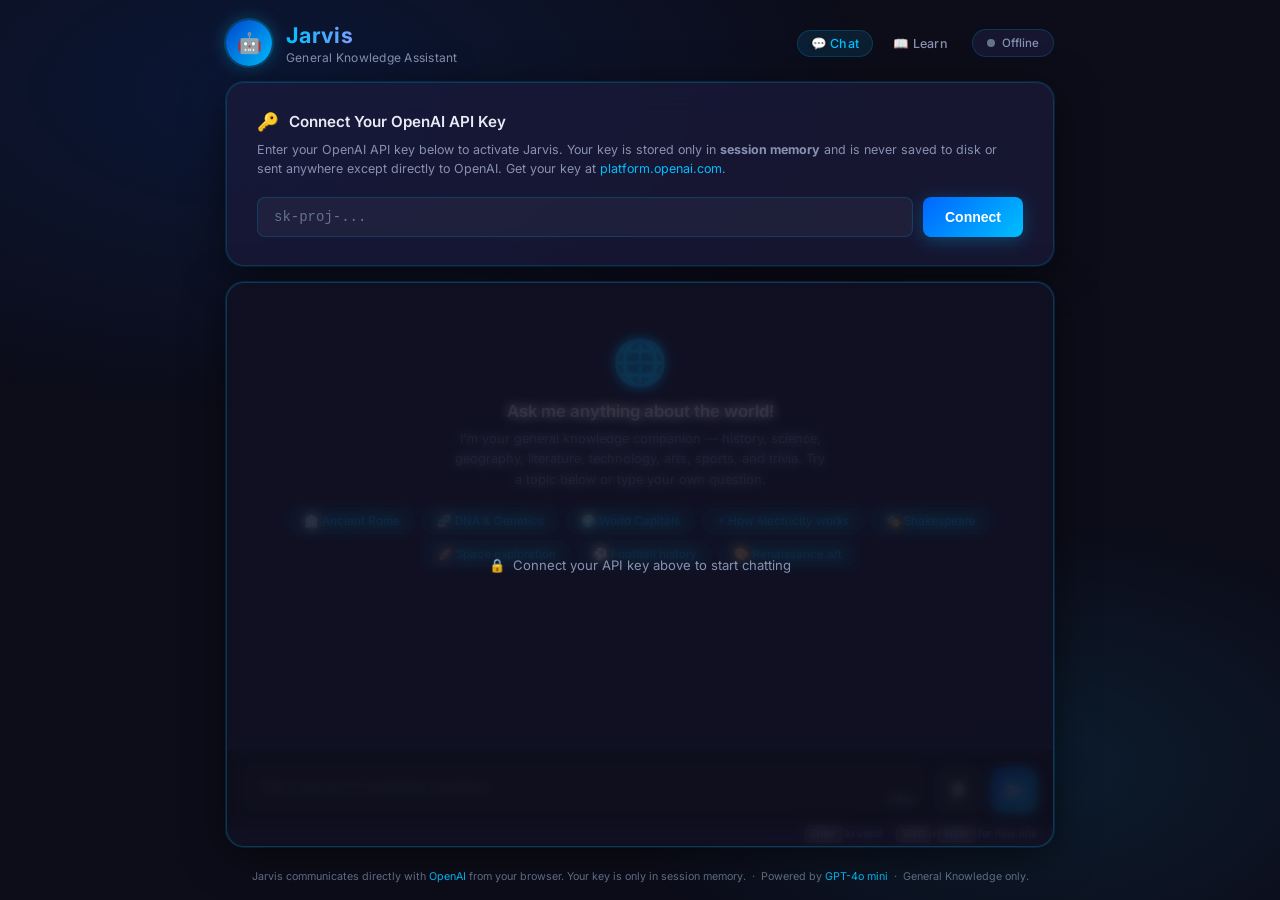
<file: index.html>
﻿<!DOCTYPE html>
<html lang="en">
<head>
  <meta charset="UTF-8" />
  <meta name="viewport" content="width=device-width, initial-scale=1.0" />
  <title>Jarvis &mdash; General Knowledge Assistant</title>
  <link rel="stylesheet" href="styles.css" />
  <!--
    jQuery loaded here, BEFORE app.js.
    Order matters: app.js uses $() everywhere — if jQuery isn't loaded first, $ is undefined and the page breaks.
    Vanilla JS equivalent: <script src="app.js"></script> (no dependency needed).
    jQuery CDN: served by jQuery's own CDN, cached by browsers across millions of sites.
  -->
  <script src="https://code.jquery.com/jquery-3.7.1.min.js" integrity="sha256-/JqT3SQfawRcv/BIHPThkBvs0OEvtFFmqPF/lYI/Cxo=" crossorigin="anonymous"></script>
</head>
<body>

<div class="app">

  <!-- Header -->
  <header class="header">
    <div class="header-brand">
      <div class="avatar">&#x1F916;</div>
      <div class="brand-info">
        <h1><span>Jarvis</span></h1>
        <p>General Knowledge Assistant</p>
      </div>
    </div>
    <div style="display:flex;gap:10px;align-items:center;">
      <nav class="site-nav">
        <a href="index.html" class="active">💬 Chat</a>
        <a href="learn.html">📖 Learn</a>
      </nav>
      <button class="btn-disconnect" id="btnDisconnect" title="Disconnect API key">
        &#x2715; Disconnect
      </button>
      <div class="status-badge" id="statusBadge">
        <div class="status-dot" id="statusDot"></div>
        <span id="statusText">Offline</span>
      </div>
    </div>
  </header>

  <!-- API Key Panel -->
  <div class="api-panel" id="apiPanel">
    <div class="api-panel-title">
      <span class="key-icon">&#x1F511;</span>
      Connect Your OpenAI API Key
    </div>
    <p>
      Enter your OpenAI API key below to activate Jarvis. Your key is stored only in
      <strong>session memory</strong> and is never saved to disk or sent anywhere except
      directly to OpenAI. Get your key at
      <a href="https://platform.openai.com/api-keys" target="_blank" rel="noopener">platform.openai.com</a>.
    </p>
    <div class="api-input-row">
      <input
        type="password"
        class="api-input"
        id="apiKeyInput"
        placeholder="sk-proj-..."
        autocomplete="off"
        spellcheck="false"
        maxlength="200"
      />
      <button class="btn-connect" id="btnConnect">Connect</button>
    </div>
    <div class="api-error" id="apiError"></div>
  </div>

  <!-- Chat Window -->
  <div class="chat-wrapper" id="chatWrapper">

    <div class="locked-overlay" id="lockedOverlay">
      &#x1F512; &nbsp;Connect your API key above to start chatting
    </div>

    <div class="chat-window" id="chatWindow">

      <div class="welcome-msg" id="welcomeMsg">
        <div class="welcome-icon">&#x1F310;</div>
        <h2>Ask me anything about the world!</h2>
        <p>I'm your general knowledge companion &mdash; history, science, geography, literature, technology, arts, sports, and trivia. Try a topic below or type your own question.</p>
        <div class="topic-chips">
          <div class="chip" onclick="sendChip(this)">&#x1F3DB;&#xFE0F; Ancient Rome</div>
          <div class="chip" onclick="sendChip(this)">&#x1F9EC; DNA &amp; Genetics</div>
          <div class="chip" onclick="sendChip(this)">&#x1F30D; World Capitals</div>
          <div class="chip" onclick="sendChip(this)">&#x26A1; How electricity works</div>
          <div class="chip" onclick="sendChip(this)">&#x1F3AD; Shakespeare</div>
          <div class="chip" onclick="sendChip(this)">&#x1F680; Space exploration</div>
          <div class="chip" onclick="sendChip(this)">&#x26BD; Football history</div>
          <div class="chip" onclick="sendChip(this)">&#x1F3A8; Renaissance art</div>
        </div>
      </div>

    </div>

    <!-- Typing indicator -->
    <div class="typing-indicator" id="typingIndicator">
      <div class="msg-avatar" style="width:32px;height:32px;font-size:14px;">&#x1F916;</div>
      <div class="typing-bubble">
        <div class="typing-dot"></div>
        <div class="typing-dot"></div>
        <div class="typing-dot"></div>
      </div>
    </div>

    <div class="chat-divider"></div>

    <!-- Input bar -->
    <div class="input-bar">
      <div class="input-wrap">
        <textarea
          class="chat-input"
          id="chatInput"
          placeholder="Ask a general knowledge question&hellip;"
          rows="1"
          maxlength="800"
          disabled
        ></textarea>
        <span class="char-counter" id="charCounter">0/800</span>
      </div>
      <button class="btn-clear" id="btnClear" title="Clear conversation">&#x1F5D1;</button>
      <button class="btn-send" id="btnSend" disabled title="Send (Enter)">
        <svg viewBox="0 0 24 24" xmlns="http://www.w3.org/2000/svg">
          <path d="M2.01 21L23 12 2.01 3 2 10l15 2-15 2z"/>
        </svg>
      </button>
    </div>

    <div class="kb-hint">
      <kbd>Enter</kbd> to send &nbsp;&middot;&nbsp; <kbd>Shift</kbd>+<kbd>Enter</kbd> for new line
    </div>

  </div>

  <!-- Footer -->
  <footer class="footer">
    Jarvis communicates directly with <span>OpenAI</span> from your browser. Your key is only in session memory.
    &nbsp;&middot;&nbsp; Powered by <span>GPT-4o mini</span> &nbsp;&middot;&nbsp; General Knowledge only.
  </footer>

</div>

<script src="app.js"></script>

</body>
</html>
</file>
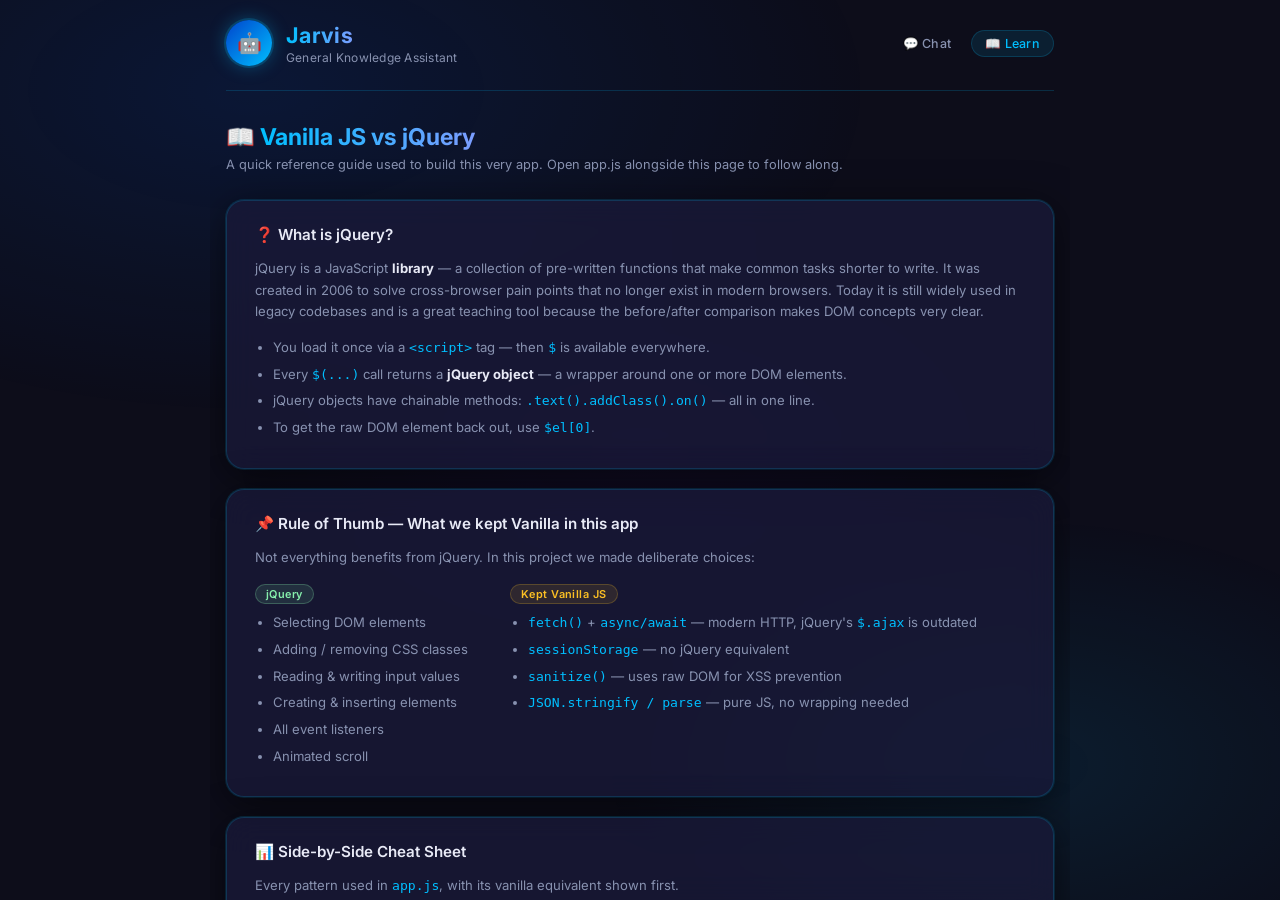
<file: learn.html>
<!DOCTYPE html>
<html lang="en">
<head>
  <meta charset="UTF-8" />
  <meta name="viewport" content="width=device-width, initial-scale=1.0" />
  <title>Learn &mdash; Vanilla JS vs jQuery</title>
  <link rel="stylesheet" href="styles.css" />
</head>
<body>

<div class="page">

  <!-- Page Header -->
  <header class="page-header">
    <div class="header-brand">
      <div class="avatar">&#x1F916;</div>
      <div class="brand-info">
        <h1><span>Jarvis</span></h1>
        <p>General Knowledge Assistant</p>
      </div>
    </div>
    <nav class="site-nav">
      <a href="index.html">&#x1F4AC; Chat</a>
      <a href="learn.html" class="active">&#x1F4D6; Learn</a>
    </nav>
  </header>

  <!-- Hero -->
  <div style="margin-bottom: 28px;">
    <h2>&#x1F4D6; <span>Vanilla JS vs jQuery</span></h2>
    <p class="page-subtitle">A quick reference guide used to build this very app. Open app.js alongside this page to follow along.</p>
  </div>

  <!-- What is jQuery -->
  <div class="card">
    <h3>&#x2753; What is jQuery?</h3>
    <p>
      jQuery is a JavaScript <strong style="color:var(--text-primary)">library</strong> — a collection of pre-written functions
      that make common tasks shorter to write. It was created in 2006 to solve cross-browser
      pain points that no longer exist in modern browsers. Today it is still widely used in
      legacy codebases and is a great teaching tool because the before/after comparison
      makes DOM concepts very clear.
    </p>
    <ul style="margin-top: 14px;">
      <li>You load it once via a <code style="color:var(--accent)">&lt;script&gt;</code> tag — then <code style="color:var(--accent)">$</code> is available everywhere.</li>
      <li>Every <code style="color:var(--accent)">$(...)</code> call returns a <strong style="color:var(--text-primary)">jQuery object</strong> — a wrapper around one or more DOM elements.</li>
      <li>jQuery objects have chainable methods: <code style="color:var(--accent)">.text().addClass().on()</code> — all in one line.</li>
      <li>To get the raw DOM element back out, use <code style="color:var(--accent)">$el[0]</code>.</li>
    </ul>
  </div>

  <!-- Rule of Thumb -->
  <div class="card">
    <h3>&#x1F4CC; Rule of Thumb — What we kept Vanilla in this app</h3>
    <p>Not everything benefits from jQuery. In this project we made deliberate choices:</p>
    <div style="display:flex; flex-wrap:wrap; gap:10px; margin-top: 14px;">
      <div>
        <span class="tag tag-jquery">jQuery</span>
        <ul style="margin-top: 8px;">
          <li>Selecting DOM elements</li>
          <li>Adding / removing CSS classes</li>
          <li>Reading &amp; writing input values</li>
          <li>Creating &amp; inserting elements</li>
          <li>All event listeners</li>
          <li>Animated scroll</li>
        </ul>
      </div>
      <div style="margin-left: 32px;">
        <span class="tag tag-kept">Kept Vanilla JS</span>
        <ul style="margin-top: 8px;">
          <li><code style="color:var(--accent)">fetch()</code> + <code style="color:var(--accent)">async/await</code> — modern HTTP, jQuery's <code style="color:var(--accent)">$.ajax</code> is outdated</li>
          <li><code style="color:var(--accent)">sessionStorage</code> — no jQuery equivalent</li>
          <li><code style="color:var(--accent)">sanitize()</code> — uses raw DOM for XSS prevention</li>
          <li><code style="color:var(--accent)">JSON.stringify / parse</code> — pure JS, no wrapping needed</li>
        </ul>
      </div>
    </div>
  </div>

  <!-- Compare Table -->
  <div class="card">
    <h3>&#x1F4CA; Side-by-Side Cheat Sheet</h3>
    <p style="margin-bottom: 16px;">Every pattern used in <code style="color:var(--accent)">app.js</code>, with its vanilla equivalent shown first.</p>
    <table class="compare-table">
      <thead>
        <tr>
          <th>Task</th>
          <th><span class="tag tag-vanilla">Vanilla JS</span></th>
          <th><span class="tag tag-jquery">jQuery</span></th>
        </tr>
      </thead>
      <tbody>
        <tr>
          <td>Select by ID</td>
          <td>document.getElementById('x')</td>
          <td>$('#x')</td>
        </tr>
        <tr>
          <td>Select by class</td>
          <td>document.querySelector('.x')</td>
          <td>$('.x')</td>
        </tr>
        <tr>
          <td>Read input value</td>
          <td>el.value</td>
          <td>$el.val()</td>
        </tr>
        <tr>
          <td>Set input value</td>
          <td>el.value = ''</td>
          <td>$el.val('')</td>
        </tr>
        <tr>
          <td>Read text content</td>
          <td>el.textContent</td>
          <td>$el.text()</td>
        </tr>
        <tr>
          <td>Set text content</td>
          <td>el.textContent = 'Hi'</td>
          <td>$el.text('Hi')</td>
        </tr>
        <tr>
          <td>Set inner HTML</td>
          <td>el.innerHTML = '&lt;b&gt;Hi&lt;/b&gt;'</td>
          <td>$el.html('&lt;b&gt;Hi&lt;/b&gt;')</td>
        </tr>
        <tr>
          <td>Add CSS class</td>
          <td>el.classList.add('active')</td>
          <td>$el.addClass('active')</td>
        </tr>
        <tr>
          <td>Remove CSS class</td>
          <td>el.classList.remove('active')</td>
          <td>$el.removeClass('active')</td>
        </tr>
        <tr>
          <td>Toggle class conditionally</td>
          <td>el.classList.toggle('x', bool)</td>
          <td>$el.toggleClass('x', bool)</td>
        </tr>
        <tr>
          <td>Set boolean property</td>
          <td>el.disabled = true</td>
          <td>$el.prop('disabled', true)</td>
        </tr>
        <tr>
          <td>Focus an element</td>
          <td>el.focus()</td>
          <td>$el.focus()</td>
        </tr>
        <tr>
          <td>Set inline CSS style</td>
          <td>el.style.height = '40px'</td>
          <td>$el.css('height', '40px')</td>
        </tr>
        <tr>
          <td>Set multiple styles</td>
          <td>el.style.opacity='0'; el.style.color='red'</td>
          <td>$el.css({ opacity:'0', color:'red' })</td>
        </tr>
        <tr>
          <td>Create element</td>
          <td>document.createElement('div')</td>
          <td>$('&lt;div&gt;')</td>
        </tr>
        <tr>
          <td>Append to parent</td>
          <td>parent.appendChild(el)</td>
          <td>$el.appendTo($parent)</td>
        </tr>
        <tr>
          <td>Prepend as first child</td>
          <td>parent.insertBefore(el, parent.firstChild)</td>
          <td>$parent.prepend($el)</td>
        </tr>
        <tr>
          <td>Remove element</td>
          <td>el.remove()</td>
          <td>$el.remove()</td>
        </tr>
        <tr>
          <td>Find descendants</td>
          <td>el.querySelectorAll('.x')</td>
          <td>$el.find('.x')</td>
        </tr>
        <tr>
          <td>Remove all matching children</td>
          <td>el.querySelectorAll('.x').forEach(e =&gt; e.remove())</td>
          <td>$el.find('.x').remove()</td>
        </tr>
        <tr>
          <td>Check parent exists</td>
          <td>el.parentNode !== null</td>
          <td>$el.parent().length &gt; 0</td>
        </tr>
        <tr>
          <td>Check contains child</td>
          <td>parent.contains(child)</td>
          <td>$.contains(parent[0], child[0])</td>
        </tr>
        <tr>
          <td>Animated scroll</td>
          <td>el.scrollTo({ behavior: 'smooth' })</td>
          <td>$el.animate({ scrollTop: val }, 300)</td>
        </tr>
        <tr>
          <td>Attach event</td>
          <td>el.addEventListener('click', fn)</td>
          <td>$el.on('click', fn)</td>
        </tr>
        <tr>
          <td>Remove event</td>
          <td>el.removeEventListener('click', fn)</td>
          <td>$el.off('click', fn)</td>
        </tr>
        <tr>
          <td>DOM ready</td>
          <td>window.addEventListener('load', fn)</td>
          <td>$(document).ready(fn)</td>
        </tr>
      </tbody>
    </table>
  </div>

  <!-- Key Differences -->
  <div class="card">
    <h3>&#x26A1; Key Differences to Remember</h3>
    <ul>
      <li><strong style="color:var(--text-primary)">.prop() vs .attr()</strong> — Use <code style="color:var(--accent)">.prop()</code> for boolean DOM properties (<code style="color:var(--accent)">disabled</code>, <code style="color:var(--accent)">checked</code>). Use <code style="color:var(--accent)">.attr()</code> for HTML attributes (<code style="color:var(--accent)">placeholder</code>, <code style="color:var(--accent)">href</code>).</li>
      <li><strong style="color:var(--text-primary)">$el[0]</strong> — jQuery wraps DOM nodes. To pass a jQuery object to something that needs a raw DOM node (like <code style="color:var(--accent)">$.contains()</code>), unwrap with <code style="color:var(--accent)">[0]</code>.</li>
      <li><strong style="color:var(--text-primary)">Chaining</strong> — jQuery methods return the jQuery object, so you can chain: <code style="color:var(--accent)">$el.text(msg).addClass('visible').focus()</code></li>
      <li><strong style="color:var(--text-primary)">this inside .on()</strong> — In a jQuery event handler, <code style="color:var(--accent)">this</code> is the raw DOM element, not a jQuery object. Wrap it if needed: <code style="color:var(--accent)">$(this)</code></li>
      <li><strong style="color:var(--text-primary)">$(document).ready vs window load</strong> — <code style="color:var(--accent)">ready</code> fires when HTML is parsed (earlier). <code style="color:var(--accent)">load</code> waits for images too. For DOM manipulation, <code style="color:var(--accent)">ready</code> is almost always what you want.</li>
    </ul>
  </div>

  <!-- Footer -->
  <footer class="footer" style="margin-top: 12px;">
    Part of the <span>Jarvis</span> training project &nbsp;&middot;&nbsp; Open <span>app.js</span> to see every pattern above in real code.
  </footer>

</div>

</body>
</html>
</file>
<file: styles.css>
/* ─── Fonts ─────────────────────────────────────────────────────────── */
@import url('https://fonts.googleapis.com/css2?family=Inter:wght@300;400;500;600;700&display=swap');

/* ─── Reset ─────────────────────────────────────────────────────────── */
*, *::before, *::after { box-sizing: border-box; margin: 0; padding: 0; }

:root {
  --bg-deep:      #0d0d1a;
  --bg-mid:       #12122a;
  --bg-card:      rgba(26, 26, 58, 0.75);
  --bg-user-msg:  linear-gradient(135deg, #0066ff, #00bfff);
  --bg-bot-msg:   rgba(255, 255, 255, 0.05);
  --accent:       #00bfff;
  --accent-glow:  rgba(0, 191, 255, 0.35);
  --accent-dim:   #0080cc;
  --text-primary: #e8eaf6;
  --text-muted:   #8892b0;
  --text-tiny:    #64748b;
  --border:       rgba(0, 191, 255, 0.18);
  --border-hover: rgba(0, 191, 255, 0.45);
  --danger:       #ff4d6d;
  --success:      #00e676;
  --radius-lg:    18px;
  --radius-md:    12px;
  --radius-sm:    8px;
  --shadow-card:  0 8px 40px rgba(0, 0, 0, 0.55), 0 0 0 1px var(--border);
  --shadow-glow:  0 0 24px var(--accent-glow);
  --transition:   0.22s ease;
}

html, body {
  height: 100%;
  font-family: 'Inter', system-ui, -apple-system, sans-serif;
  background: var(--bg-deep);
  color: var(--text-primary);
  overflow: hidden;
}

/* ─── Animated Background ───────────────────────────────────────────── */
body::before {
  content: '';
  position: fixed;
  inset: 0;
  background:
    radial-gradient(ellipse 80% 60% at 20% 10%, rgba(0, 100, 255, 0.12) 0%, transparent 60%),
    radial-gradient(ellipse 60% 50% at 80% 85%, rgba(0, 191, 255, 0.09) 0%, transparent 55%),
    radial-gradient(ellipse 50% 40% at 50% 50%, rgba(100, 0, 255, 0.05) 0%, transparent 65%);
  pointer-events: none;
  z-index: 0;
}

/* ─── Layout ────────────────────────────────────────────────────────── */
.app {
  position: relative;
  z-index: 1;
  display: flex;
  flex-direction: column;
  height: 100vh;
  max-width: 860px;
  margin: 0 auto;
  padding: 0 16px;
}

/* ─── Header ────────────────────────────────────────────────────────── */
.header {
  display: flex;
  align-items: center;
  justify-content: space-between;
  padding: 20px 0 16px;
  flex-shrink: 0;
}

.header-brand {
  display: flex;
  align-items: center;
  gap: 14px;
}

.avatar {
  width: 46px;
  height: 46px;
  border-radius: 50%;
  background: linear-gradient(135deg, #0044cc, #00bfff);
  display: flex;
  align-items: center;
  justify-content: center;
  font-size: 20px;
  box-shadow: 0 0 18px var(--accent-glow), 0 0 0 2px var(--border);
  flex-shrink: 0;
}

.brand-info h1 {
  font-size: 1.35rem;
  font-weight: 700;
  letter-spacing: 0.04em;
  color: var(--text-primary);
}

.brand-info h1 span {
  background: linear-gradient(90deg, #00bfff, #7b9dff);
  -webkit-background-clip: text;
  -webkit-text-fill-color: transparent;
  background-clip: text;
}

.brand-info p {
  font-size: 0.75rem;
  color: var(--text-muted);
  margin-top: 2px;
  letter-spacing: 0.02em;
}

.status-badge {
  display: flex;
  align-items: center;
  gap: 7px;
  background: var(--bg-card);
  border: 1px solid var(--border);
  border-radius: 20px;
  padding: 6px 14px;
  font-size: 0.72rem;
  font-weight: 500;
  color: var(--text-muted);
  backdrop-filter: blur(12px);
  transition: var(--transition);
}

.status-dot {
  width: 8px;
  height: 8px;
  border-radius: 50%;
  background: var(--text-tiny);
  transition: var(--transition);
}

.status-dot.online {
  background: var(--success);
  box-shadow: 0 0 8px var(--success);
  animation: pulse-dot 2s ease-in-out infinite;
}

@keyframes pulse-dot {
  0%, 100% { opacity: 1; transform: scale(1); }
  50%       { opacity: 0.65; transform: scale(0.85); }
}

/* ─── API Key Panel ─────────────────────────────────────────────────── */
.api-panel {
  background: var(--bg-card);
  border: 1px solid var(--border);
  border-radius: var(--radius-lg);
  padding: 28px 30px;
  margin-bottom: 16px;
  backdrop-filter: blur(16px);
  box-shadow: var(--shadow-card);
  transition: var(--transition);
  flex-shrink: 0;
}

.api-panel.hidden { display: none; }

.api-panel-title {
  display: flex;
  align-items: center;
  gap: 10px;
  font-size: 0.95rem;
  font-weight: 600;
  color: var(--text-primary);
  margin-bottom: 8px;
}

.api-panel-title .key-icon {
  font-size: 1.1rem;
}

.api-panel p {
  font-size: 0.78rem;
  color: var(--text-muted);
  margin-bottom: 18px;
  line-height: 1.55;
}

.api-panel p a {
  color: var(--accent);
  text-decoration: none;
}

.api-panel p a:hover { text-decoration: underline; }

.api-input-row {
  display: flex;
  gap: 10px;
}

.api-input {
  flex: 1;
  background: rgba(255, 255, 255, 0.04);
  border: 1px solid var(--border);
  border-radius: var(--radius-sm);
  padding: 11px 16px;
  font-size: 0.875rem;
  font-family: 'Courier New', monospace;
  color: var(--text-primary);
  outline: none;
  transition: var(--transition);
  letter-spacing: 0.04em;
}

.api-input:focus {
  border-color: var(--accent);
  box-shadow: 0 0 0 3px rgba(0, 191, 255, 0.12);
}

.api-input::placeholder { color: var(--text-tiny); letter-spacing: 0; }

.btn-connect {
  background: linear-gradient(135deg, #0066ff, #00bfff);
  border: none;
  border-radius: var(--radius-sm);
  padding: 11px 22px;
  font-size: 0.875rem;
  font-weight: 600;
  color: #fff;
  cursor: pointer;
  transition: var(--transition);
  white-space: nowrap;
  box-shadow: 0 4px 18px rgba(0, 191, 255, 0.28);
}

.btn-connect:hover {
  transform: translateY(-1px);
  box-shadow: 0 6px 24px rgba(0, 191, 255, 0.40);
}

.btn-connect:active  { transform: translateY(0); }
.btn-connect:disabled { opacity: 0.55; cursor: not-allowed; transform: none; }

.api-error {
  margin-top: 10px;
  font-size: 0.76rem;
  color: var(--danger);
  display: none;
}

.api-error.visible { display: block; }

/* ─── Chat Window ───────────────────────────────────────────────────── */
.chat-wrapper {
  flex: 1;
  display: flex;
  flex-direction: column;
  background: var(--bg-card);
  border: 1px solid var(--border);
  border-radius: var(--radius-lg);
  backdrop-filter: blur(16px);
  box-shadow: var(--shadow-card);
  overflow: hidden;
  margin-bottom: 14px;
  min-height: 0;
  position: relative;
}

.chat-window {
  flex: 1;
  overflow-y: auto;
  padding: 22px 20px;
  scroll-behavior: smooth;
  display: flex;
  flex-direction: column;
  gap: 16px;
}

/* Scrollbar */
.chat-window::-webkit-scrollbar { width: 5px; }
.chat-window::-webkit-scrollbar-track { background: transparent; }
.chat-window::-webkit-scrollbar-thumb {
  background: rgba(0, 191, 255, 0.25);
  border-radius: 4px;
}
.chat-window::-webkit-scrollbar-thumb:hover { background: rgba(0, 191, 255, 0.45); }

/* ─── Welcome Message ───────────────────────────────────────────────── */
.welcome-msg {
  text-align: center;
  padding: 30px 20px;
  color: var(--text-muted);
}

.welcome-msg .welcome-icon { font-size: 2.8rem; margin-bottom: 12px; }

.welcome-msg h2 {
  font-size: 1.05rem;
  font-weight: 600;
  color: var(--text-primary);
  margin-bottom: 8px;
}

.welcome-msg p {
  font-size: 0.80rem;
  line-height: 1.6;
  max-width: 380px;
  margin: 0 auto 18px;
}

.topic-chips {
  display: flex;
  flex-wrap: wrap;
  justify-content: center;
  gap: 7px;
}

.chip {
  background: rgba(0, 191, 255, 0.08);
  border: 1px solid var(--border);
  border-radius: 20px;
  padding: 5px 14px;
  font-size: 0.73rem;
  color: var(--accent);
  cursor: pointer;
  transition: var(--transition);
  user-select: none;
}

.chip:hover {
  background: rgba(0, 191, 255, 0.18);
  border-color: var(--border-hover);
}

/* ─── Message Bubbles ───────────────────────────────────────────────── */
.message {
  display: flex;
  gap: 10px;
  max-width: 82%;
  animation: msg-in 0.28s cubic-bezier(0.34, 1.48, 0.64, 1) both;
}

@keyframes msg-in {
  from { opacity: 0; transform: translateY(14px) scale(0.96); }
  to   { opacity: 1; transform: translateY(0)   scale(1);    }
}

.message.user  { align-self: flex-end;  flex-direction: row-reverse; }
.message.bot   { align-self: flex-start; }
.message.error { align-self: flex-start; }

.msg-avatar {
  width: 32px;
  height: 32px;
  border-radius: 50%;
  display: flex;
  align-items: center;
  justify-content: center;
  font-size: 14px;
  flex-shrink: 0;
  margin-top: 2px;
}

.message.user  .msg-avatar { background: linear-gradient(135deg, #0066ff, #00bfff); }
.message.bot   .msg-avatar { background: linear-gradient(135deg, #1a1a4a, #00bfff55); border: 1px solid var(--border); }
.message.error .msg-avatar { background: rgba(255, 77, 109, 0.18); border: 1px solid rgba(255, 77, 109, 0.4); }

.msg-body { display: flex; flex-direction: column; gap: 4px; }

.msg-label {
  font-size: 0.68rem;
  font-weight: 600;
  letter-spacing: 0.06em;
  text-transform: uppercase;
  color: var(--text-tiny);
}

.message.user .msg-label { text-align: right; }

.msg-bubble {
  padding: 12px 16px;
  border-radius: var(--radius-md);
  font-size: 0.875rem;
  line-height: 1.65;
  word-break: break-word;
}

.message.user .msg-bubble {
  background: var(--bg-user-msg);
  color: #fff;
  border-bottom-right-radius: 4px;
  box-shadow: 0 4px 16px rgba(0, 102, 255, 0.30);
}

.message.bot .msg-bubble {
  background: var(--bg-bot-msg);
  color: var(--text-primary);
  border: 1px solid var(--border);
  border-bottom-left-radius: 4px;
  backdrop-filter: blur(8px);
}

.message.error .msg-bubble {
  background: rgba(255, 77, 109, 0.08);
  color: #ff8fa3;
  border: 1px solid rgba(255, 77, 109, 0.30);
  border-bottom-left-radius: 4px;
  font-size: 0.825rem;
}

.msg-time {
  font-size: 0.65rem;
  color: var(--text-tiny);
}

.message.user .msg-time { text-align: right; }

/* ─── Typing Indicator ──────────────────────────────────────────────── */
.typing-indicator {
  display: none;
  align-self: flex-start;
  gap: 10px;
  animation: msg-in 0.28s cubic-bezier(0.34, 1.48, 0.64, 1) both;
}

.typing-indicator.visible { display: flex; }

.typing-bubble {
  background: var(--bg-bot-msg);
  border: 1px solid var(--border);
  border-radius: var(--radius-md);
  border-bottom-left-radius: 4px;
  padding: 14px 18px;
  display: flex;
  align-items: center;
  gap: 5px;
}

.typing-dot {
  width: 7px;
  height: 7px;
  border-radius: 50%;
  background: var(--accent);
  animation: typing-bounce 1.2s ease-in-out infinite;
}

.typing-dot:nth-child(2) { animation-delay: 0.18s; }
.typing-dot:nth-child(3) { animation-delay: 0.36s; }

@keyframes typing-bounce {
  0%, 60%, 100% { transform: translateY(0);    opacity: 0.4; }
  30%            { transform: translateY(-6px); opacity: 1;   }
}

/* ─── Chat Divider ──────────────────────────────────────────────────── */
.chat-divider {
  height: 1px;
  background: var(--border);
  flex-shrink: 0;
}

/* ─── Input Bar ─────────────────────────────────────────────────────── */
.input-bar {
  display: flex;
  align-items: flex-end;
  gap: 10px;
  padding: 14px 16px;
  background: rgba(13, 13, 26, 0.55);
  flex-shrink: 0;
}

.input-wrap {
  flex: 1;
  position: relative;
}

.chat-input {
  width: 100%;
  background: rgba(255, 255, 255, 0.04);
  border: 1px solid var(--border);
  border-radius: var(--radius-md);
  padding: 12px 16px;
  font-size: 0.875rem;
  font-family: inherit;
  color: var(--text-primary);
  resize: none;
  outline: none;
  min-height: 46px;
  max-height: 130px;
  overflow-y: auto;
  line-height: 1.5;
  transition: var(--transition);
}

.chat-input:focus {
  border-color: var(--accent);
  box-shadow: 0 0 0 3px rgba(0, 191, 255, 0.10);
}

.chat-input::placeholder { color: var(--text-tiny); }
.chat-input:disabled { opacity: 0.4; cursor: not-allowed; }

.char-counter {
  position: absolute;
  bottom: 8px;
  right: 10px;
  font-size: 0.62rem;
  color: var(--text-tiny);
  pointer-events: none;
}

.char-counter.warn  { color: #ffa726; }
.char-counter.limit { color: var(--danger); }

.btn-send {
  width: 46px;
  height: 46px;
  border-radius: var(--radius-md);
  background: linear-gradient(135deg, #0066ff, #00bfff);
  border: none;
  cursor: pointer;
  display: flex;
  align-items: center;
  justify-content: center;
  flex-shrink: 0;
  transition: var(--transition);
  box-shadow: 0 4px 16px rgba(0, 191, 255, 0.28);
}

.btn-send:hover:not(:disabled) {
  transform: translateY(-2px);
  box-shadow: 0 6px 22px rgba(0, 191, 255, 0.42);
}

.btn-send:active:not(:disabled) { transform: translateY(0); }

.btn-send:disabled {
  opacity: 0.4;
  cursor: not-allowed;
  transform: none;
}

.btn-send svg {
  width: 20px;
  height: 20px;
  fill: #fff;
  margin-left: 2px;
}

.btn-clear {
  width: 46px;
  height: 46px;
  border-radius: var(--radius-md);
  background: rgba(255, 255, 255, 0.04);
  border: 1px solid var(--border);
  cursor: pointer;
  display: flex;
  align-items: center;
  justify-content: center;
  flex-shrink: 0;
  color: var(--text-muted);
  font-size: 17px;
  transition: var(--transition);
}

.btn-clear:hover {
  background: rgba(255, 77, 109, 0.10);
  border-color: rgba(255, 77, 109, 0.35);
  color: var(--danger);
}

/* ─── Footer ────────────────────────────────────────────────────────── */
.footer {
  text-align: center;
  padding: 8px 0 14px;
  font-size: 0.67rem;
  color: var(--text-tiny);
  flex-shrink: 0;
  line-height: 1.55;
}

.footer span { color: var(--accent); }

/* ─── Toast Notifications ───────────────────────────────────────────── */
.toast {
  position: fixed;
  top: 20px;
  right: 20px;
  background: var(--bg-card);
  border: 1px solid var(--border);
  border-radius: var(--radius-sm);
  padding: 12px 18px;
  font-size: 0.8rem;
  color: var(--text-primary);
  backdrop-filter: blur(12px);
  box-shadow: var(--shadow-card);
  z-index: 1000;
  display: flex;
  align-items: center;
  gap: 10px;
  transition: var(--transition);
  animation: toast-in 0.3s ease both;
}

@keyframes toast-in {
  from { opacity: 0; transform: translateX(30px); }
  to   { opacity: 1; transform: translateX(0);    }
}

.toast.success { border-color: rgba(0, 230, 118, 0.40); }
.toast.error   { border-color: rgba(255, 77, 109, 0.40); }

.toast-icon { font-size: 1rem; }

/* ─── Keyboard Hint ─────────────────────────────────────────────────── */
.kb-hint {
  font-size: 0.66rem;
  color: var(--text-tiny);
  text-align: right;
  padding: 0 16px 6px;
  flex-shrink: 0;
}

kbd {
  background: rgba(255,255,255,0.07);
  border: 1px solid rgba(255,255,255,0.12);
  border-radius: 4px;
  padding: 1px 5px;
  font-family: inherit;
  font-size: 0.66rem;
}

/* ─── Locked Overlay ────────────────────────────────────────────────── */
.locked-overlay {
  position: absolute;
  inset: 0;
  background: rgba(13, 13, 26, 0.65);
  backdrop-filter: blur(6px);
  display: flex;
  align-items: center;
  justify-content: center;
  border-radius: var(--radius-lg);
  z-index: 10;
  color: var(--text-muted);
  font-size: 0.82rem;
  gap: 8px;
  pointer-events: none;
}

.locked-overlay.hidden { display: none; }

/* ─── Disconnect Button ─────────────────────────────────────────────── */
.btn-disconnect {
  background: none;
  border: 1px solid rgba(255, 77, 109, 0.35);
  border-radius: 20px;
  padding: 5px 14px;
  font-size: 0.70rem;
  font-weight: 500;
  color: #ff8fa3;
  cursor: pointer;
  transition: var(--transition);
  display: none;
}

.btn-disconnect.visible {
  display: inline-flex;
  align-items: center;
  gap: 5px;
}

.btn-disconnect:hover {
  background: rgba(255, 77, 109, 0.10);
  border-color: rgba(255, 77, 109, 0.60);
}

/* ─── Site Nav ──────────────────────────────────────────────────────────── */
.site-nav {
  display: flex;
  gap: 6px;
  align-items: center;
}

.site-nav a {
  color: var(--text-muted);
  font-size: 0.78rem;
  font-weight: 500;
  text-decoration: none;
  padding: 5px 13px;
  border-radius: 20px;
  border: 1px solid transparent;
  transition: var(--transition);
  letter-spacing: 0.02em;
}

.site-nav a:hover {
  color: var(--accent);
  border-color: var(--border);
  background: rgba(0, 191, 255, 0.06);
}

.site-nav a.active {
  color: var(--accent);
  border-color: var(--border);
  background: rgba(0, 191, 255, 0.10);
}

/* ─── Page Layout (non-chat pages) ─────────────────────────────────────── */
.page {
  position: relative;
  z-index: 1;
  max-width: 860px;
  margin: 0 auto;
  padding: 0 16px 40px;
  overflow-y: auto;
  height: 100vh;
}

.page-header {
  padding: 20px 0 24px;
  border-bottom: 1px solid var(--border);
  margin-bottom: 32px;
  display: flex;
  align-items: center;
  justify-content: space-between;
}

.page h2 {
  font-size: 1.45rem;
  font-weight: 700;
  color: var(--text-primary);
  margin-bottom: 6px;
}

.page h2 span {
  background: linear-gradient(90deg, #00bfff, #7b9dff);
  -webkit-background-clip: text;
  -webkit-text-fill-color: transparent;
  background-clip: text;
}

.page-subtitle {
  font-size: 0.80rem;
  color: var(--text-muted);
}

/* ─── Cards ─────────────────────────────────────────────────────────────── */
.card {
  background: var(--bg-card);
  border: 1px solid var(--border);
  border-radius: var(--radius-lg);
  padding: 24px 28px;
  backdrop-filter: blur(14px);
  box-shadow: var(--shadow-card);
  margin-bottom: 20px;
}

.card h3 {
  font-size: 0.95rem;
  font-weight: 600;
  color: var(--text-primary);
  margin-bottom: 14px;
  display: flex;
  align-items: center;
  gap: 8px;
}

.card p, .card li {
  font-size: 0.82rem;
  color: var(--text-muted);
  line-height: 1.65;
}

.card ul {
  padding-left: 18px;
  margin-top: 8px;
}

.card li { margin-bottom: 5px; }

/* ─── Compare Table ─────────────────────────────────────────────────────── */
.compare-table {
  width: 100%;
  border-collapse: collapse;
  font-size: 0.80rem;
  margin-top: 4px;
}

.compare-table th {
  text-align: left;
  padding: 9px 14px;
  font-size: 0.70rem;
  font-weight: 600;
  letter-spacing: 0.08em;
  text-transform: uppercase;
  color: var(--text-tiny);
  border-bottom: 1px solid var(--border);
}

.compare-table td {
  padding: 10px 14px;
  border-bottom: 1px solid rgba(0, 191, 255, 0.07);
  vertical-align: top;
  line-height: 1.5;
}

.compare-table tr:last-child td { border-bottom: none; }

.compare-table td:first-child { color: var(--text-muted); }
.compare-table td:nth-child(2) { color: #7dd3fc; font-family: 'Courier New', monospace; font-size: 0.76rem; }
.compare-table td:nth-child(3) { color: #86efac; font-family: 'Courier New', monospace; font-size: 0.76rem; }

.tag {
  display: inline-block;
  padding: 2px 10px;
  border-radius: 20px;
  font-size: 0.68rem;
  font-weight: 600;
  letter-spacing: 0.04em;
}

.tag-vanilla { background: rgba(125, 211, 252, 0.12); color: #7dd3fc; border: 1px solid rgba(125, 211, 252, 0.25); }
.tag-jquery  { background: rgba(134, 239, 172, 0.12); color: #86efac; border: 1px solid rgba(134, 239, 172, 0.25); }
.tag-kept    { background: rgba(251, 191,  36, 0.10); color: #fbbf24; border: 1px solid rgba(251, 191, 36, 0.22); }

/* ─── Scrollbar (page) ──────────────────────────────────────────────────── */
.page::-webkit-scrollbar { width: 5px; }
.page::-webkit-scrollbar-track { background: transparent; }
.page::-webkit-scrollbar-thumb { background: rgba(0,191,255,0.22); border-radius: 4px; }

/* ─── Responsive ────────────────────────────────────────────────────── */
@media (max-width: 600px) {
  .app            { padding: 0 10px; }
  .page           { padding: 0 10px 30px; }
  .header         { padding: 14px 0 12px; }
  .brand-info h1  { font-size: 1.15rem; }
  .api-panel      { padding: 20px 18px; }
  .api-input-row  { flex-direction: column; }
  .btn-connect    { width: 100%; }
  .message        { max-width: 92%; }
  .welcome-msg    { padding: 20px 12px; }
  .card           { padding: 18px 16px; }
  .compare-table  { display: block; overflow-x: auto; }
}
</file>
